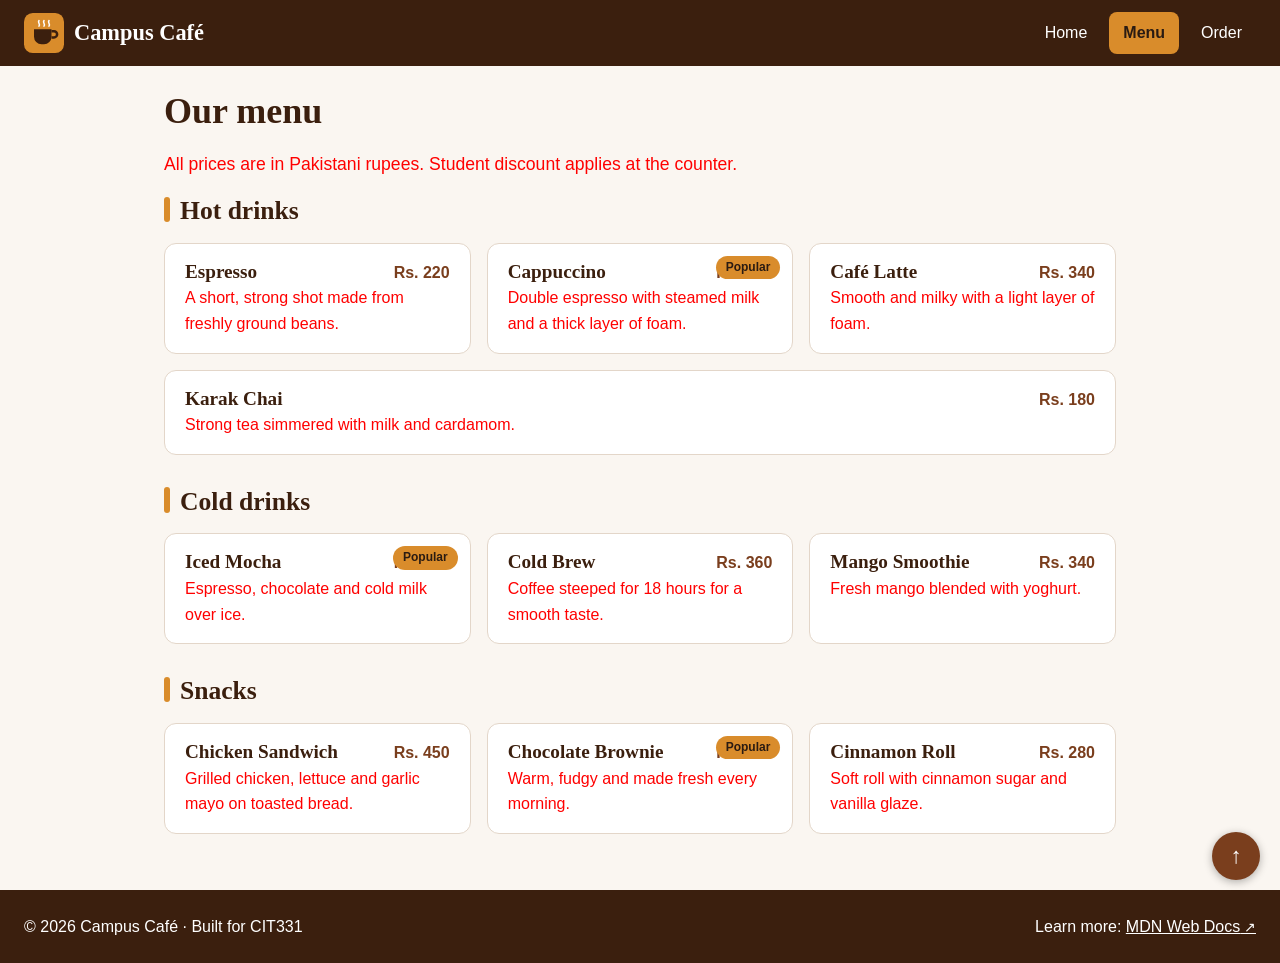
<file: menu.html>
<!DOCTYPE html>
<html lang="en">
<head>
  <meta charset="UTF-8">
  <meta name="viewport" content="width=device-width, initial-scale=1.0">
  <meta name="description" content="The Campus Café menu: hot drinks, cold drinks and snacks.">
  <title>Campus Café | Menu</title>
 <link rel="stylesheet" href="css/styles.css">
</head>
<body id="top">
  <a class="skip-link" href="#main">Skip to main content</a>

  <header class="site-header">
    <a class="brand" href="index.html">
      <img src="images/logo.svg" alt="" width="40" height="40">
      <span>Campus Café</span>
    </a>
    <nav aria-label="Main">
      <ul class="nav-list">
        <li><a href="index.html">Home</a></li>
        <li><a href="menu.html" class="active" aria-current="page">Menu</a></li>
        <li><a href="order.html">Order</a></li>
      </ul>
    </nav>
  </header>

  <main id="main">
    <h1>Our menu</h1>
    <p>All prices are in Pakistani rupees. Student discount applies at the counter.</p>

    <section class="menu-group">
      <h2>Hot drinks</h2>
      <div class="menu-list">
        <article class="menu-item">
          <div class="item-head">
            <h3>Espresso</h3>
            <span class="price">Rs. 220</span>
          </div>
          <p>A short, strong shot made from freshly ground beans.</p>
        </article>
        <article class="menu-item">
          <span class="badge">Popular</span>
          <div class="item-head">
            <h3>Cappuccino</h3>
            <span class="price">Rs. 320</span>
          </div>
          <p>Double espresso with steamed milk and a thick layer of foam.</p>
        </article>
        <article class="menu-item">
          <div class="item-head">
            <h3>Caf&eacute; Latte</h3>
            <span class="price">Rs. 340</span>
          </div>
          <p>Smooth and milky with a light layer of foam.</p>
        </article>
        <article class="menu-item">
          <div class="item-head">
            <h3>Karak Chai</h3>
            <span class="price">Rs. 180</span>
          </div>
          <p>Strong tea simmered with milk and cardamom.</p>
        </article>
      </div>
    </section>

       <section class="menu-group">
      <h2>Cold drinks</h2>
      <div class="menu-list">
        <article class="menu-item">
          <span class="badge">Popular</span>
          <div class="item-head">
            <h3>Iced Mocha</h3>
            <span class="price">Rs. 380</span>
          </div>
          <p>Espresso, chocolate and cold milk over ice.</p>
        </article>
        <article class="menu-item">
          <div class="item-head">
            <h3>Cold Brew</h3>
            <span class="price">Rs. 360</span>
          </div>
          <p>Coffee steeped for 18 hours for a smooth taste.</p>
        </article>
        <article class="menu-item">
          <div class="item-head">
            <h3>Mango Smoothie</h3>
            <span class="price">Rs. 340</span>
          </div>
          <p>Fresh mango blended with yoghurt.</p>
        </article>
      </div>
    </section>

    <section class="menu-group">
      <h2>Snacks</h2>
      <div class="menu-list">
        <article class="menu-item">
          <div class="item-head">
            <h3>Chicken Sandwich</h3>
            <span class="price">Rs. 450</span>
          </div>
          <p>Grilled chicken, lettuce and garlic mayo on toasted bread.</p>
        </article>
        <article class="menu-item">
          <span class="badge">Popular</span>
          <div class="item-head">
            <h3>Chocolate Brownie</h3>
            <span class="price">Rs. 250</span>
          </div>
          <p>Warm, fudgy and made fresh every morning.</p>
        </article>
        <article class="menu-item">
          <div class="item-head">
            <h3>Cinnamon Roll</h3>
            <span class="price">Rs. 280</span>
          </div>
          <p>Soft roll with cinnamon sugar and vanilla glaze.</p>
        </article>
      </div>
    </section>
  </main>

  <footer class="site-footer">
    <p>&copy; 2026 Campus Caf&eacute; &middot; Built for CIT331</p>
    <p>Learn more: <a href="https://developer.mozilla.org/" target="_blank" rel="noopener noreferrer">MDN Web Docs</a></p>
  </footer>

  <a class="back-to-top" href="#top" aria-label="Back to top">&uarr;</a>
</body>
</html>
</file>
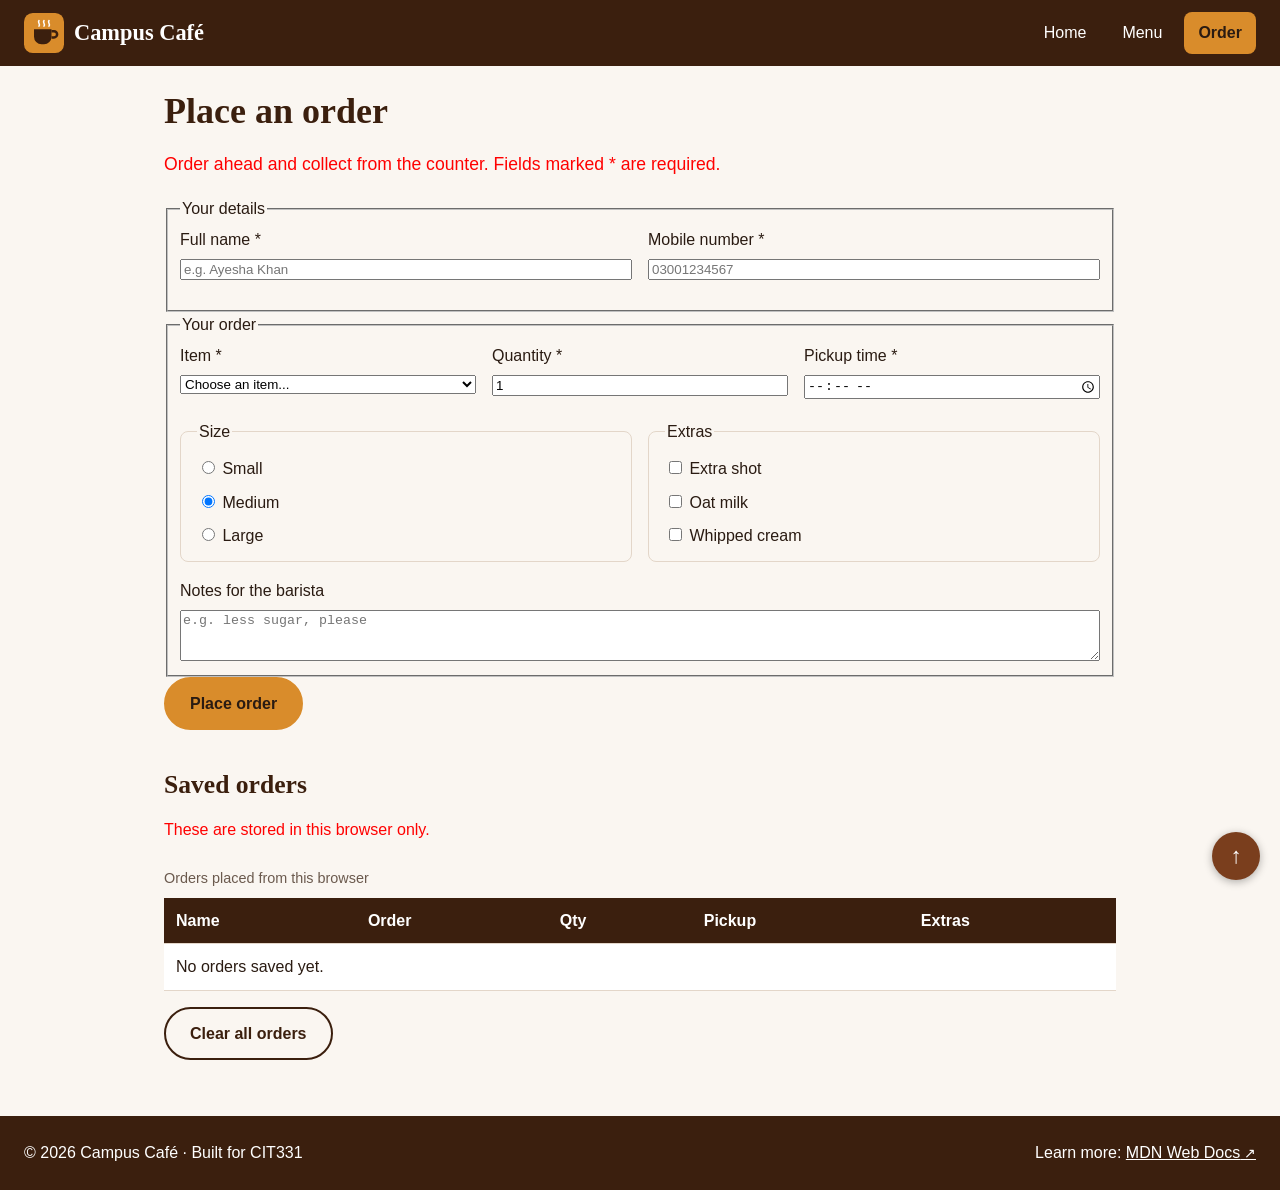
<file: order.html>
<!DOCTYPE html>
<html lang="en">
<head>
      <script src="js/order.js" defer></script>
  <meta charset="UTF-8">
  <meta name="viewport" content="width=device-width, initial-scale=1.0">
  <meta name="description" content="Order ahead from Campus Café and collect at the counter.">
  <title>Campus Café | Order</title>
  <link rel="stylesheet" href="css/styles.css">
</head>
<body id="top">
  <a class="skip-link" href="#main">Skip to main content</a>

  <header class="site-header">
    <a class="brand" href="index.html">
      <img src="images/logo.svg" alt="" width="40" height="40">
      <span>Campus Café</span>
    </a>
    <nav aria-label="Main">
      <ul class="nav-list">
        <li><a href="index.html">Home</a></li>
        <li><a href="menu.html">Menu</a></li>
        <li><a href="order.html" class="active" aria-current="page">Order</a></li>
      </ul>
    </nav>
  </header>

    <main id="main">
    <h1>Place an order</h1>
    <p>Order ahead and collect from the counter. Fields marked * are required.</p>

    <form id="order-form" action="#" method="post">
      <fieldset>
        <legend>Your details</legend>
        <div class="form-row">
          <div class="field">
            <label for="name">Full name *</label>
            <input type="text" id="name" name="name" required minlength="3"
                   maxlength="50" placeholder="e.g. Ayesha Khan" autocomplete="name">
          </div>
          <div class="field">
            <label for="phone">Mobile number *</label>
            <input type="tel" id="phone" name="phone" required pattern="03[0-9]{9}"
                   title="11 digits starting with 03, for example 03001234567"
                   placeholder="03001234567" autocomplete="tel">
          </div>
        </div>
      </fieldset>

      <fieldset>
        <legend>Your order</legend>
        <div class="form-row">
          <div class="field">
            <label for="item">Item *</label>
            <select id="item" name="item" required>
              <option value="">Choose an item...</option>
              <option>Espresso</option>
              <option>Cappuccino</option>
              <option>Cafe Latte</option>
              <option>Karak Chai</option>
              <option>Iced Mocha</option>
              <option>Cold Brew</option>
              <option>Mango Smoothie</option>
              <option>Chicken Sandwich</option>
              <option>Chocolate Brownie</option>
              <option>Cinnamon Roll</option>
            </select>
          </div>
          <div class="field">
            <label for="qty">Quantity *</label>
            <input type="number" id="qty" name="qty" required min="1" max="10" value="1">
          </div>
          <div class="field">
            <label for="pickup">Pickup time *</label>
            <input type="time" id="pickup" name="pickup" required min="08:00" max="18:00">
          </div>
        </div>

        <div class="form-row">
          <fieldset class="choice">
            <legend>Size</legend>
            <label><input type="radio" name="size" value="Small"> Small</label>
            <label><input type="radio" name="size" value="Medium" checked> Medium</label>
            <label><input type="radio" name="size" value="Large"> Large</label>
          </fieldset>
          <fieldset class="choice">
            <legend>Extras</legend>
            <label><input type="checkbox" name="extras" value="Extra shot"> Extra shot</label>
            <label><input type="checkbox" name="extras" value="Oat milk"> Oat milk</label>
            <label><input type="checkbox" name="extras" value="Whipped cream"> Whipped cream</label>
          </fieldset>
        </div>

        <div class="field">
          <label for="notes">Notes for the barista</label>
          <textarea id="notes" name="notes" rows="3" maxlength="200"
                    placeholder="e.g. less sugar, please"></textarea>
        </div>
      </fieldset>

      <button type="submit" class="btn">Place order</button>
      <p id="message" role="status" aria-live="polite"></p>
    </form>

    <section class="saved-orders">
      <h2>Saved orders</h2>
      <p>These are stored in this browser only.</p>
      <div class="table-wrap">
        <table>
          <caption>Orders placed from this browser</caption>
          <thead>
            <tr>
              <th scope="col">Name</th>
              <th scope="col">Order</th>
              <th scope="col">Qty</th>
              <th scope="col">Pickup</th>
              <th scope="col">Extras</th>
            </tr>
          </thead>
          <tbody id="orders-body"></tbody>
        </table>
      </div>
      <button type="button" id="clear-orders" class="btn btn-secondary">Clear all orders</button>
    </section>
  </main>

  <footer class="site-footer">
    <p>&copy; 2026 Campus Café &middot; Built for CIT331</p>
    <p>Learn more: <a href="https://developer.mozilla.org/" target="_blank" rel="noopener noreferrer">MDN Web Docs</a></p>
  </footer>

  <a class="back-to-top" href="#top" aria-label="Back to top">&uarr;</a>
  <script src="js/order.js"></script>
</body>
</html>
</file>
<file: css/styles.css>
/* ===== Campus Café: styles.css ===== */

/* ---------- 1. Reset, tokens and base typography ---------- */
*, *::before, *::after {
  box-sizing: border-box;
}

:root {
  --brand: #7a3e1d;
  --brand-dark: #3b1f0e;
  --accent: #d98c2b;
  --bg: #faf6f1;
  --surface: #ffffff;
  --text: #2a1b12;
  --muted: #6b5a4e;
  --border: #e3d6c9;
  --space: 16px;
  --radius: 12px;
}

body {
  margin: 0;
  font-family: "Segoe UI", Arial, sans-serif;
  font-size: 1rem;
  line-height: 1.6;
  color: var(--text);
  background: var(--bg);
}

/* ---------- 2. Headings, links, focus ---------- */
h1, h2, h3 {
  font-family: Georgia, "Times New Roman", serif;
  color: var(--brand-dark);
  line-height: 1.2;
}
h1 { font-size: 2.25rem; margin: 0 0 var(--space); }
h2 { font-size: 1.6rem;  margin: 0 0 var(--space); }
h3 { font-size: 1.2rem;  margin: 0 0 8px; }

a { color: var(--brand); }
a:hover {
  color: var(--brand-dark);
  text-decoration-thickness: 3px;
}

a:focus-visible, button:focus-visible, input:focus-visible,
select:focus-visible, textarea:focus-visible {
  outline: 3px solid var(--brand);
  outline-offset: 3px;
}

/* ---------- 3. Page shell ---------- */
#main {
  max-width: 1000px;
  margin: 0 auto;
  padding: 24px;
}
main > section, main > aside, main > figure {
  margin: 0 0 32px;
}
h1 + p {
  font-size: 1.1rem;
  color: var(--muted);
}

/* ---------- 4. Header and navigation ---------- */
.site-header {
  background: var(--brand-dark);
  color: #fff;
  padding: 12px 24px;
}
.brand {
  color: #fff;
  text-decoration: none;
  font-family: Georgia, "Times New Roman", serif;
  font-size: 1.4rem;
  font-weight: 700;
}
.nav-list {
  list-style: none;
  margin: 12px 0 0;
  padding: 0;
}
.nav-list li { display: inline-block; }
.nav-list a {
  display: inline-block;
  color: #fff;
  text-decoration: none;
  padding: 8px 14px;
  border-radius: 8px;
}
.nav-list a:not(.active):hover {
  background: rgba(255, 255, 255, 0.18);
}
.nav-list a.active {
  background: var(--accent);
  color: var(--text);
  font-weight: 700;
}

/* ---------- 5. Footer ---------- */
.site-footer {
  background: var(--brand-dark);
  color: #fff;
  padding: 20px 24px;
}
.site-footer p { margin: 4px 0; }
.site-footer a { color: #fff; }

/* ---------- 6. Hero, buttons, cards ---------- */
.hero {
  background: var(--brand);
  color: #fff;
  padding: 48px 32px;
  border-radius: var(--radius);
}
.hero h1, .hero p {
  color: #fff;
}
.hero h1 { margin-bottom: 12px; }

.btn {
  display: inline-block;
  background: var(--accent);
  color: var(--text);
  font: inherit;
  font-weight: 700;
  padding: 12px 24px;
  border: 2px solid var(--accent);
  border-radius: 999px;
  text-decoration: none;
  cursor: pointer;
}
.btn:hover {
  background: var(--brand-dark);
  border-color: var(--brand-dark);
  color: #fff;
}
.btn-secondary {
  background: transparent;
  color: var(--brand-dark);
  border-color: var(--brand-dark);
}
.btn-secondary:hover {
  background: var(--brand-dark);
  color: #fff;
}

.card {
  background: var(--surface);
  border: 1px solid var(--border);
  border-radius: var(--radius);
  padding: 20px;
  box-shadow: 0 2px 6px rgba(59, 31, 14, 0.08);
}
.logo-figure { text-align: center; }
figcaption { color: var(--muted); font-size: 0.9rem; }

/* ---------- 7. Menu, tables ---------- */
.menu-group h2::before {
  content: "";
  display: inline-block;
  width: 6px;
  height: 1em;
  margin-right: 10px;
  background: var(--accent);
  border-radius: 3px;
  vertical-align: -0.12em;
}
.menu-item {
  background: var(--surface);
  border: 1px solid var(--border);
  border-radius: var(--radius);
  padding: 16px 20px;
  margin-bottom: 16px;
}
.menu-item p { margin: 0; color: var(--muted); }
.item-head h3 { margin: 0; }
.price { font-weight: 700; color: var(--brand); }

table {
  width: 100%;
  border-collapse: collapse;
  background: var(--surface);
}
caption {
  text-align: left;
  padding: 8px 0;
  color: var(--muted);
  font-size: 0.9rem;
}
th, td {
  text-align: left;
  padding: 10px 12px;
  border-bottom: 1px solid var(--border);
}
thead th {
  background: var(--brand-dark);
  color: #fff;
}
tbody th { font-weight: 600; }
tbody tr:nth-child(even) { background: #fbf6f0; }

/* ---------- 8. Attribute selectors and pseudo-elements ---------- */
a[href^="http"]::after {
  content: " \2197";
  font-size: 0.85em;
}

/* ---------- TEMPORARY: specificity experiment (delete in Step 4.9) ---------- */
#main p {
  color: red;
}

/* ---------- 10. Positioning ---------- */

/* sticky: stays at the top while the page scrolls */
.site-header {
  position: sticky;
  top: 0;
  z-index: 100;
}

/* absolute: placed inside its nearest positioned parent */
.menu-item { position: relative; }
.badge {
  position: absolute;
  top: 12px;
  right: 12px;
  background: var(--accent);
  color: var(--text);
  font-size: 0.75rem;
  font-weight: 700;
  padding: 2px 10px;
  border-radius: 999px;
}

/* fixed: stays in the corner of the screen */
.back-to-top {
  position: fixed;
  right: 20px;
  bottom: 20px;
  width: 48px;
  height: 48px;
  display: flex;
  align-items: center;
  justify-content: center;
  background: var(--brand);
  color: #fff;
  font-size: 1.4rem;
  text-decoration: none;
  border-radius: 50%;
  box-shadow: 0 2px 8px rgba(0, 0, 0, 0.3);
}
.back-to-top:hover { background: var(--brand-dark); color: #fff; }

/* skip link: parked off-screen until it gets keyboard focus */
.skip-link {
  position: absolute;
  left: -9999px;
  top: 0;
}
.skip-link:focus {
  left: 8px;
  top: 8px;
  z-index: 200;
  background: #fff;
  color: var(--brand-dark);
  padding: 8px 14px;
  border-radius: 8px;
}

/* ---------- 11. Flexbox: header, nav, footer ---------- */
.site-header {
  display: flex;
  flex-wrap: wrap;
  align-items: center;
  justify-content: space-between;
  gap: 12px;
}
.brand {
  display: flex;
  align-items: center;
  gap: 10px;
}
.nav-list {
  display: flex;
  gap: 8px;
  margin: 0;
}

.site-footer {
  display: flex;
  flex-wrap: wrap;
  align-items: center;
  justify-content: space-between;
  gap: 8px 24px;
}

/* ---------- 12. Flexbox: cards and menu ---------- */
.card-row {
  display: flex;
  flex-wrap: wrap;
  gap: 16px;
}
.card-row > .card {
  flex: 1 1 260px;
}

.menu-list {
  display: flex;
  flex-wrap: wrap;
  gap: 16px;
}
.menu-item {
  flex: 1 1 300px;
  margin-bottom: 0;
}
.item-head {
  display: flex;
  justify-content: space-between;
  align-items: baseline;
  gap: 12px;
}

/* keep the footer at the bottom of short pages */
body {
  min-height: 100vh;
  display: flex;
  flex-direction: column;
}
#main {
  width: 100%;
  flex: 1;
}

/* ---------- 13. Flexbox: form layout ---------- */
.form-row {
  display: flex;
  flex-wrap: wrap;
  gap: 16px;
  margin-bottom: 16px;
}
.form-row > .field, .form-row > .choice {
  flex: 1 1 220px;
}
.field {
  display: flex;
  flex-direction: column;
  gap: 6px;
  margin-bottom: 4px;
}

fieldset.choice {
  display: flex;
  flex-direction: column;
  gap: 8px;
  margin: 0;
  border: 1px solid var(--border);
  border-radius: 8px;
  padding: 12px 16px;
}

.saved-orders { margin-top: 40px; }
.table-wrap { overflow-x: auto; margin-bottom: 16px; }

/* ---------- 14. Responsive ---------- */
img {
  max-width: 100%;
  height: auto;
}

@media (max-width: 768px) {
  h1 { font-size: 1.9rem; }
  #main { padding: 16px; }
  .hero { padding: 32px 20px; }
  .site-header { flex-direction: column; align-items: flex-start; }
}

@media (max-width: 480px) {
  .nav-list { flex-wrap: wrap; }
  .btn { display: block; width: 100%; text-align: center; }
  .site-footer { flex-direction: column; align-items: flex-start; }
}
</file>
